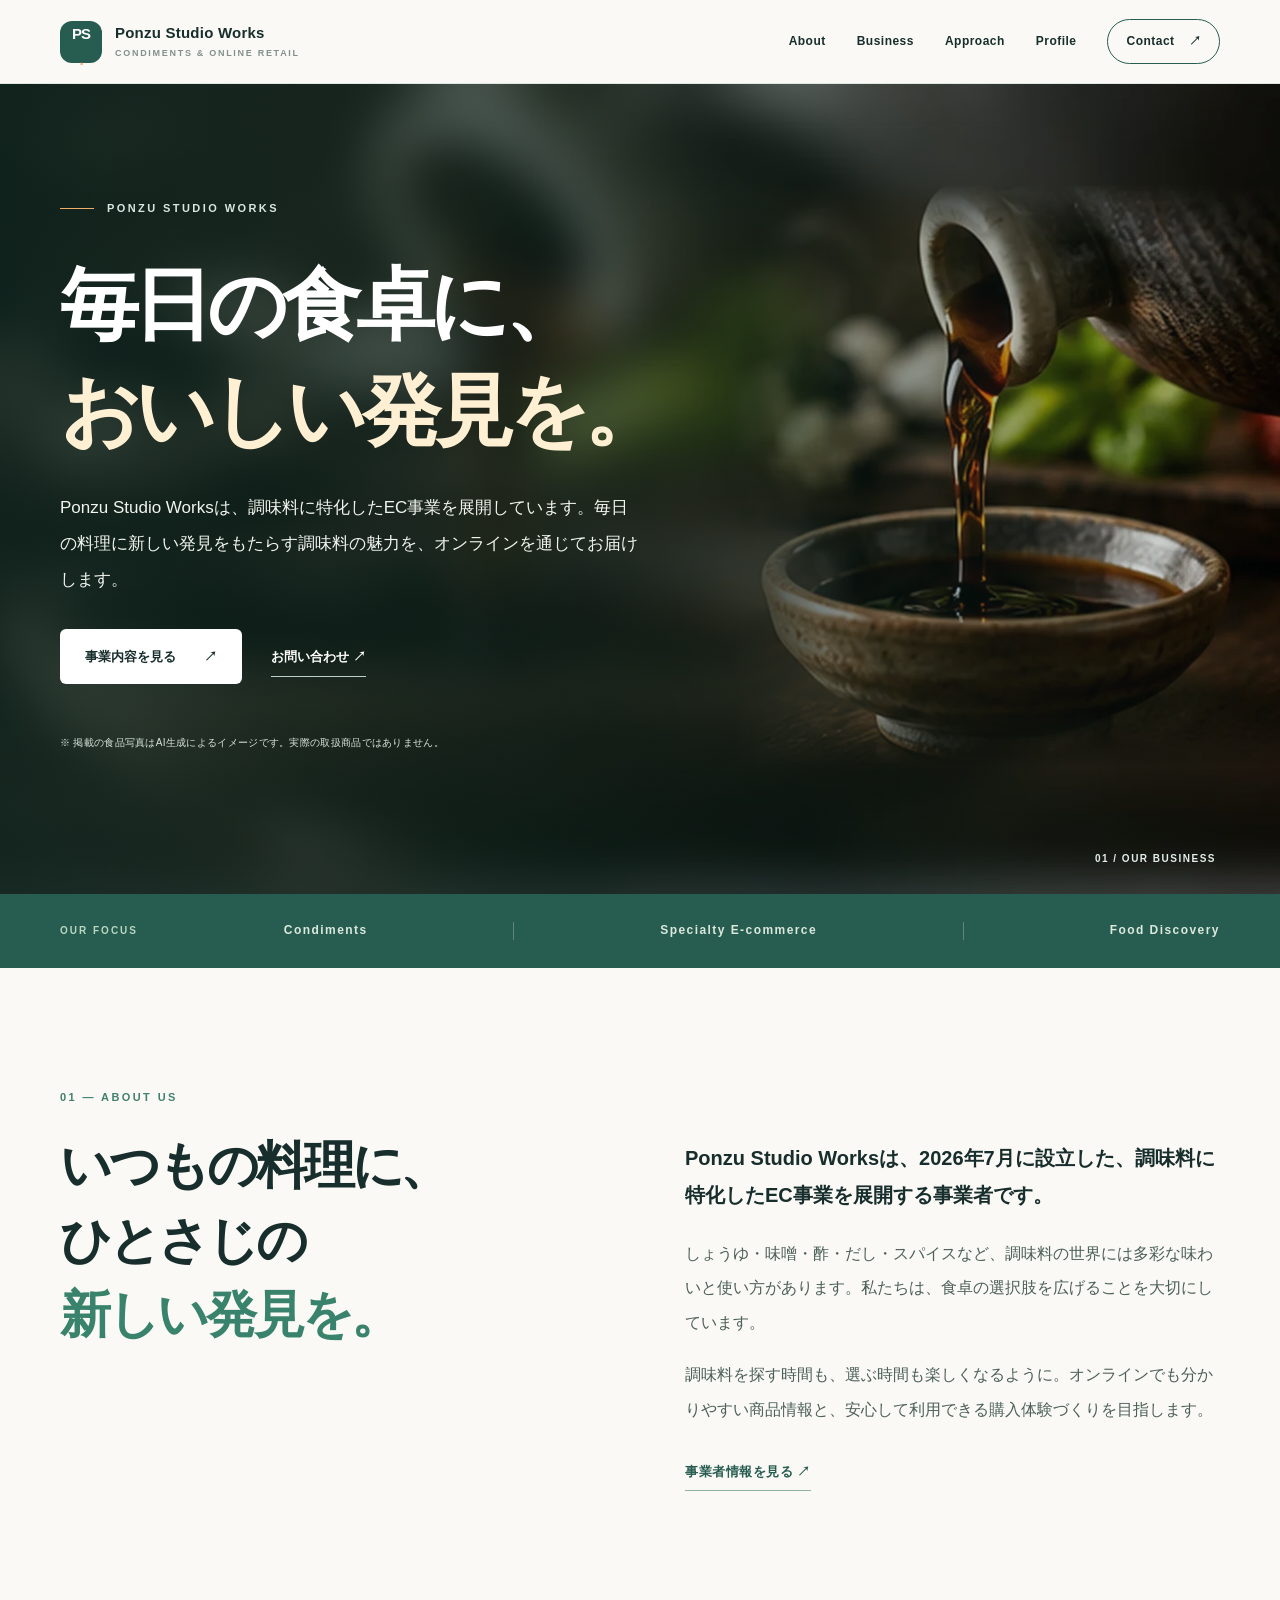
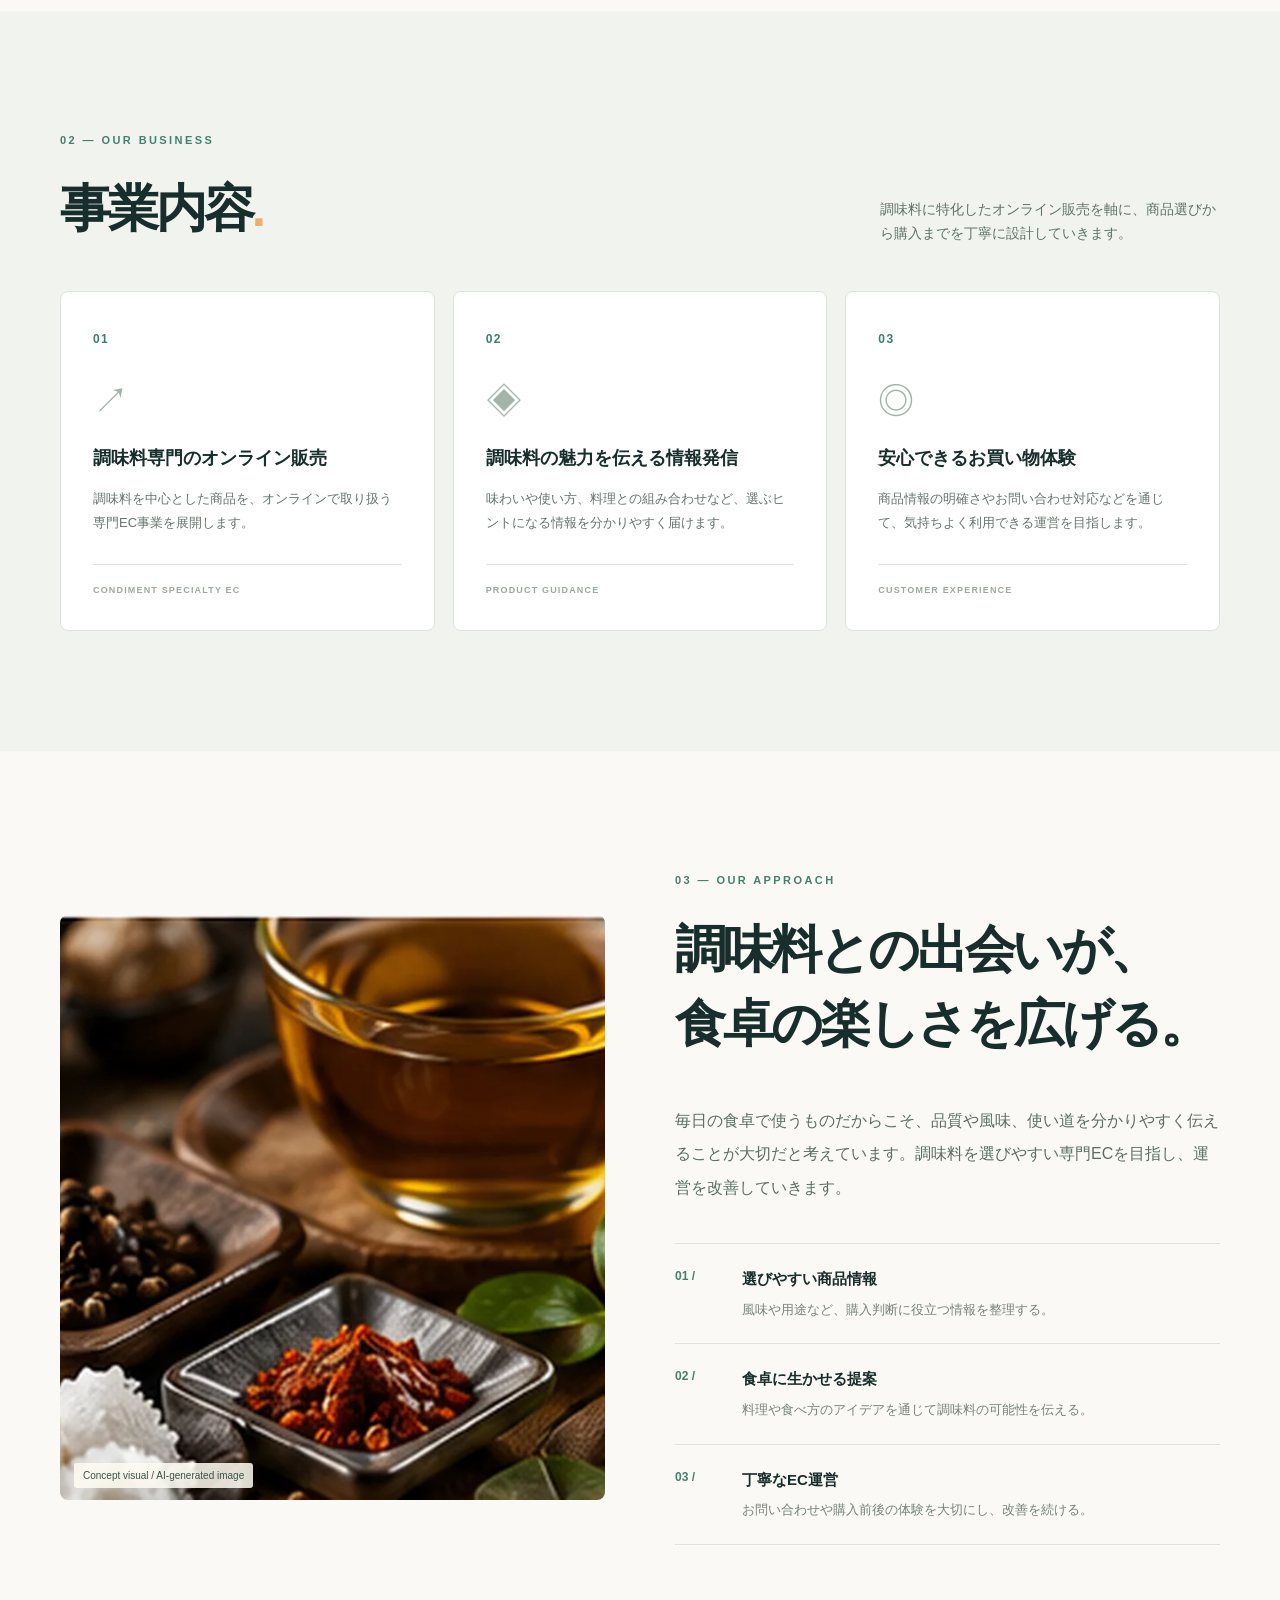
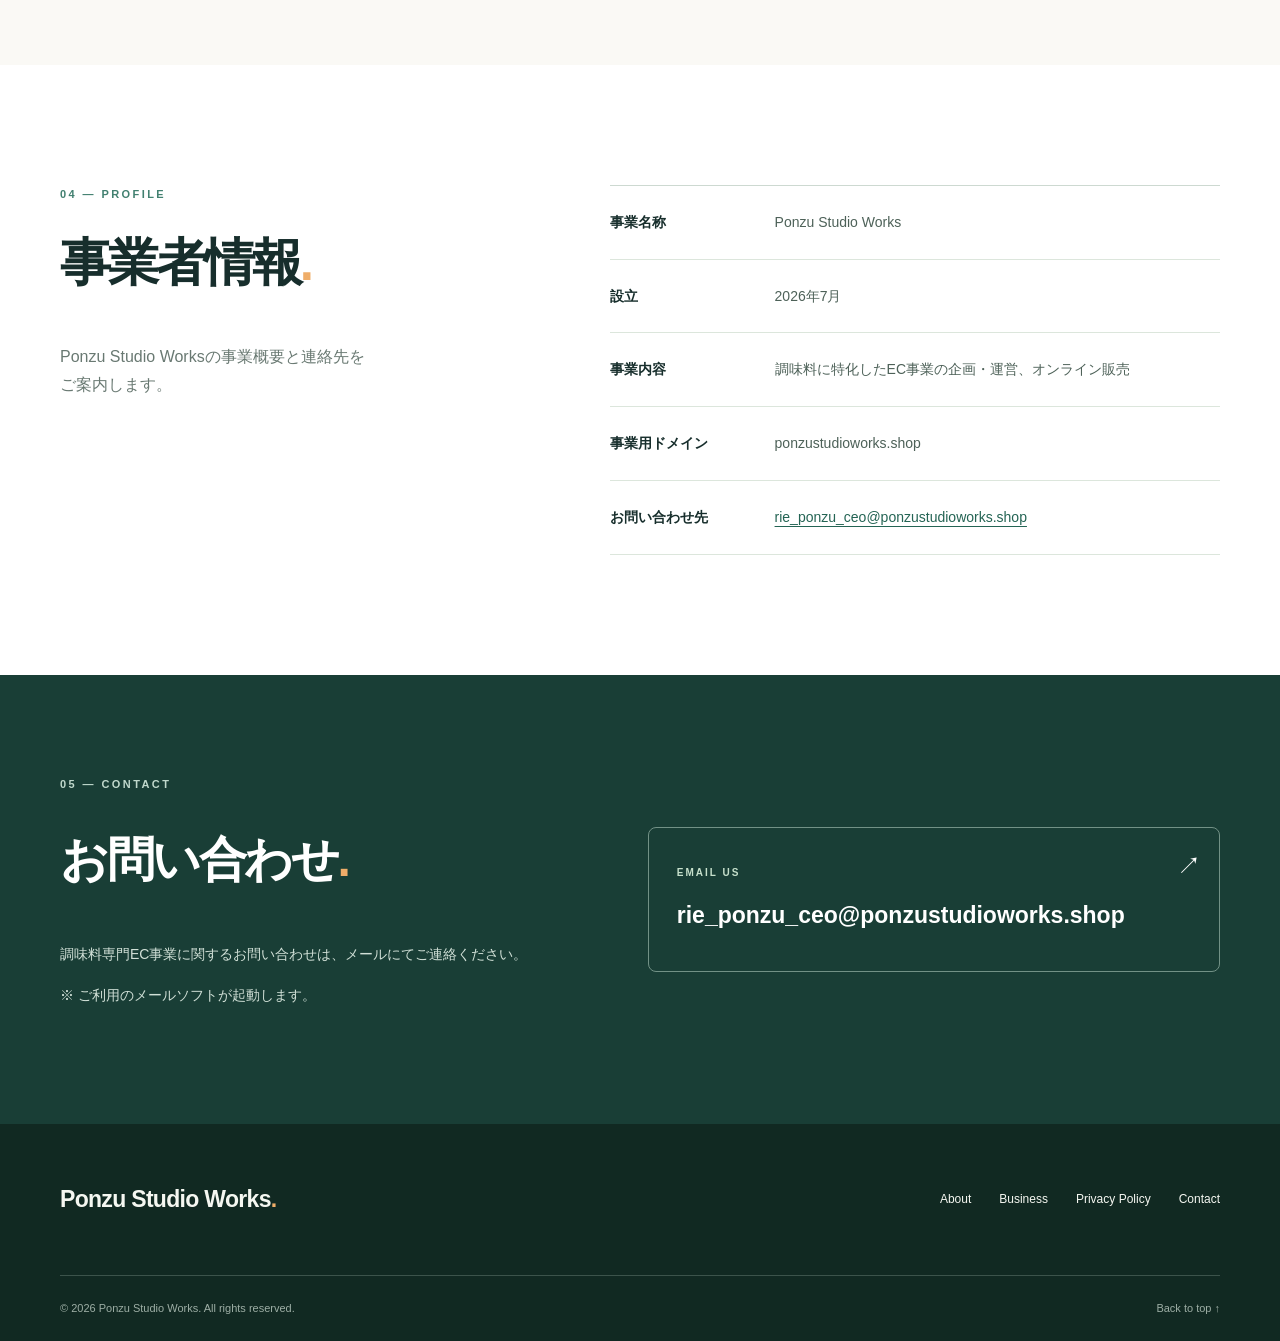
<file: index.html>
<!DOCTYPE html>

<html lang="ja">
<head>
<meta charset="utf-8"/>
<meta content="width=device-width, initial-scale=1" name="viewport"/>
<meta content="#faf9f5" name="theme-color"/>
<meta content="Ponzu Studio Worksは2026年7月設立、調味料に特化したEC事業を展開しています。毎日の食卓に新しい発見とおいしさを届けることを目指しています。" name="description"/>
<meta content="website" property="og:type"/>
<meta content="ja_JP" property="og:locale"/>
<meta content="Ponzu Studio Works | 調味料専門EC事業" property="og:title"/>
<meta content="毎日の食卓に、調味料から新しいおいしさを。調味料専門EC事業を展開。" property="og:description"/>
<meta content="https://ponzustudioworks.shop/" property="og:url"/>
<meta content="https://ponzustudioworks.shop/assets/images/hero.webp" property="og:image"/>
<title>Ponzu Studio Works | 調味料専門EC事業</title>
<link href="https://ponzustudioworks.shop/" rel="canonical"/>
<link href="assets/favicon.svg" rel="icon" type="image/svg+xml"/>
<link href="assets/css/style.css" rel="stylesheet"/>
<script type="application/ld+json">{"@context": "https://schema.org", "@type": "Organization", "name": "Ponzu Studio Works", "url": "https://ponzustudioworks.shop/", "email": "rie_ponzu_ceo@ponzustudioworks.shop", "description": "2026年7月設立。調味料に特化したEC事業の企画・運営、オンライン販売。", "foundingDate": "2026-07"}</script>
</head>
<body>
<a class="skip-link" href="#main">本文へ移動</a>
<header class="site-header" id="top">
<div class="container header-inner">
<a aria-label="Ponzu Studio Works トップページ" class="brand" href="#top">
<span aria-hidden="true" class="brand-icon">PS<span class="brand-dot">.</span></span>
<span class="brand-text"><strong>Ponzu Studio Works</strong><small>CONDIMENTS &amp; ONLINE RETAIL</small></span>
</a>
<button aria-controls="site-nav" aria-expanded="false" aria-label="メニューを開く" class="menu-toggle" type="button">
<span></span><span></span><span></span>
</button>
<nav aria-label="メインメニュー" class="site-nav" id="site-nav">
<a href="#about">About</a>
<a href="#business">Business</a>
<a href="#approach">Approach</a>
<a href="#profile">Profile</a>
<a class="nav-contact" href="#contact">Contact <span aria-hidden="true">↗</span></a>
</nav>
</div>
</header>
<main id="main">
<section aria-labelledby="hero-title" class="hero">
<img alt="EC運営をイメージしたワークスペース" class="hero-image" fetchpriority="high" src="assets/images/hero.webp"/>
<div class="hero-filter"></div>
<div class="container hero-content">
<p class="eyebrow hero-eyebrow"><span class="eyebrow-line"></span> PONZU STUDIO WORKS</p>
<h1 id="hero-title">毎日の食卓に、<br/><span>おいしい発見を。</span></h1>
<p class="hero-copy">Ponzu Studio Worksは、調味料に特化したEC事業を展開しています。毎日の料理に新しい発見をもたらす調味料の魅力を、オンラインを通じてお届けします。</p>
<div class="hero-actions"><a class="button button-light" href="#business">事業内容を見る <span aria-hidden="true">↗</span></a><a class="hero-text-link" href="#contact">お問い合わせ <span aria-hidden="true">↗</span></a></div>
<p class="hero-caption">※ 掲載の食品写真はAI生成によるイメージです。実際の取扱商品ではありません。</p>
</div>
<div aria-hidden="true" class="hero-index">01 / OUR BUSINESS</div>
</section>
<div aria-label="事業の概要" class="trust-strip"><div class="container trust-content"><span>OUR FOCUS</span><strong>Condiments</strong><span class="trust-line"></span><strong>Specialty E-commerce</strong><span class="trust-line"></span><strong>Food Discovery</strong></div></div>
<section class="section" id="about">
<div class="container about-grid">
<div class="section-header"><p class="section-kicker">01 — ABOUT US</p><h2>いつもの料理に、<br/>ひとさじの<br/><em>新しい発見を。</em></h2></div>
<div class="about-body">
<p class="lead">Ponzu Studio Worksは、2026年7月に設立した、調味料に特化したEC事業を展開する事業者です。</p>
<p>しょうゆ・味噌・酢・だし・スパイスなど、調味料の世界には多彩な味わいと使い方があります。私たちは、食卓の選択肢を広げることを大切にしています。</p>
<p>調味料を探す時間も、選ぶ時間も楽しくなるように。オンラインでも分かりやすい商品情報と、安心して利用できる購入体験づくりを目指します。</p>
<a class="text-link" href="#profile">事業者情報を見る <span aria-hidden="true">↗</span></a>
</div>
</div>
</section>
<section class="section section-tinted" id="business">
<div class="container">
<div class="split-heading"><div><p class="section-kicker">02 — OUR BUSINESS</p><h2>事業内容<span class="heading-dot">.</span></h2></div><p>調味料に特化したオンライン販売を軸に、商品選びから購入までを丁寧に設計していきます。</p></div>
<div class="service-grid">
<article class="service-card"><span class="service-num">01</span><div class="service-symbol">↗</div><h3>調味料専門のオンライン販売</h3><p>調味料を中心とした商品を、オンラインで取り扱う専門EC事業を展開します。</p><div class="service-en">CONDIMENT SPECIALTY EC</div></article>
<article class="service-card"><span class="service-num">02</span><div class="service-symbol">◈</div><h3>調味料の魅力を伝える情報発信</h3><p>味わいや使い方、料理との組み合わせなど、選ぶヒントになる情報を分かりやすく届けます。</p><div class="service-en">PRODUCT GUIDANCE</div></article>
<article class="service-card"><span class="service-num">03</span><div class="service-symbol">◎</div><h3>安心できるお買い物体験</h3><p>商品情報の明確さやお問い合わせ対応などを通じて、気持ちよく利用できる運営を目指します。</p><div class="service-en">CUSTOMER EXPERIENCE</div></article>
</div>
</div>
</section>
<section class="section image-section" id="approach">
<div class="container approach-grid">
<div class="approach-photo"><img alt="調味料の魅力をイメージしたAI生成画像" loading="lazy" src="assets/images/operations.webp"/><span class="photo-note">Concept visual / AI-generated image</span></div>
<div class="approach-body"><p class="section-kicker">03 — OUR APPROACH</p><h2>調味料との出会いが、<br/>食卓の楽しさを広げる。</h2><p>毎日の食卓で使うものだからこそ、品質や風味、使い道を分かりやすく伝えることが大切だと考えています。調味料を選びやすい専門ECを目指し、運営を改善していきます。</p>
<div class="principles"><div><span>01 /</span><div><h3>選びやすい商品情報</h3><p>風味や用途など、購入判断に役立つ情報を整理する。</p></div></div><div><span>02 /</span><div><h3>食卓に生かせる提案</h3><p>料理や食べ方のアイデアを通じて調味料の可能性を伝える。</p></div></div><div><span>03 /</span><div><h3>丁寧なEC運営</h3><p>お問い合わせや購入前後の体験を大切にし、改善を続ける。</p></div></div></div>
</div>
</div>
</section>
<section class="section profile-section" id="profile">
<div class="container profile-grid"><div class="section-header"><p class="section-kicker">04 — PROFILE</p><h2>事業者情報<span class="heading-dot">.</span></h2><p>Ponzu Studio Worksの事業概要と連絡先をご案内します。</p></div>
<dl class="profile-table">
<div><dt>事業名称</dt><dd>Ponzu Studio Works</dd></div>
<div><dt>設立</dt><dd>2026年7月</dd></div>
<div><dt>事業内容</dt><dd>調味料に特化したEC事業の企画・運営、オンライン販売</dd></div>
<div><dt>事業用ドメイン</dt><dd>ponzustudioworks.shop</dd></div>
<div><dt>お問い合わせ先</dt><dd><a href="mailto:rie_ponzu_ceo@ponzustudioworks.shop">rie_ponzu_ceo@ponzustudioworks.shop</a></dd></div>
</dl></div>
</section>
<section class="contact-section" id="contact"><div class="container contact-grid">
<div><p class="section-kicker">05 — CONTACT</p><h2>お問い合わせ<span class="heading-dot">.</span></h2><p>調味料専門EC事業に関するお問い合わせは、メールにてご連絡ください。</p><p class="contact-notice">※ ご利用のメールソフトが起動します。</p></div>
<a class="contact-email" href="mailto:rie_ponzu_ceo@ponzustudioworks.shop"><span>EMAIL US</span><strong>rie_ponzu_ceo@<wbr/>ponzustudioworks.shop</strong><span aria-hidden="true" class="contact-arrow">↗</span></a>
</div></section>
</main>
<footer class="site-footer"><div class="container footer-row"><a class="footer-brand" href="#top">Ponzu Studio Works<span>.</span></a><nav aria-label="フッターメニュー"><a href="#about">About</a><a href="#business">Business</a><a href="privacy.html">Privacy Policy</a><a href="#contact">Contact</a></nav></div><div class="container footer-bottom"><p>© <span id="year">2026</span> Ponzu Studio Works. All rights reserved.</p><a href="#top">Back to top ↑</a></div></footer>
<script defer="" src="assets/js/script.js"></script>
</body>
</html>
</file>
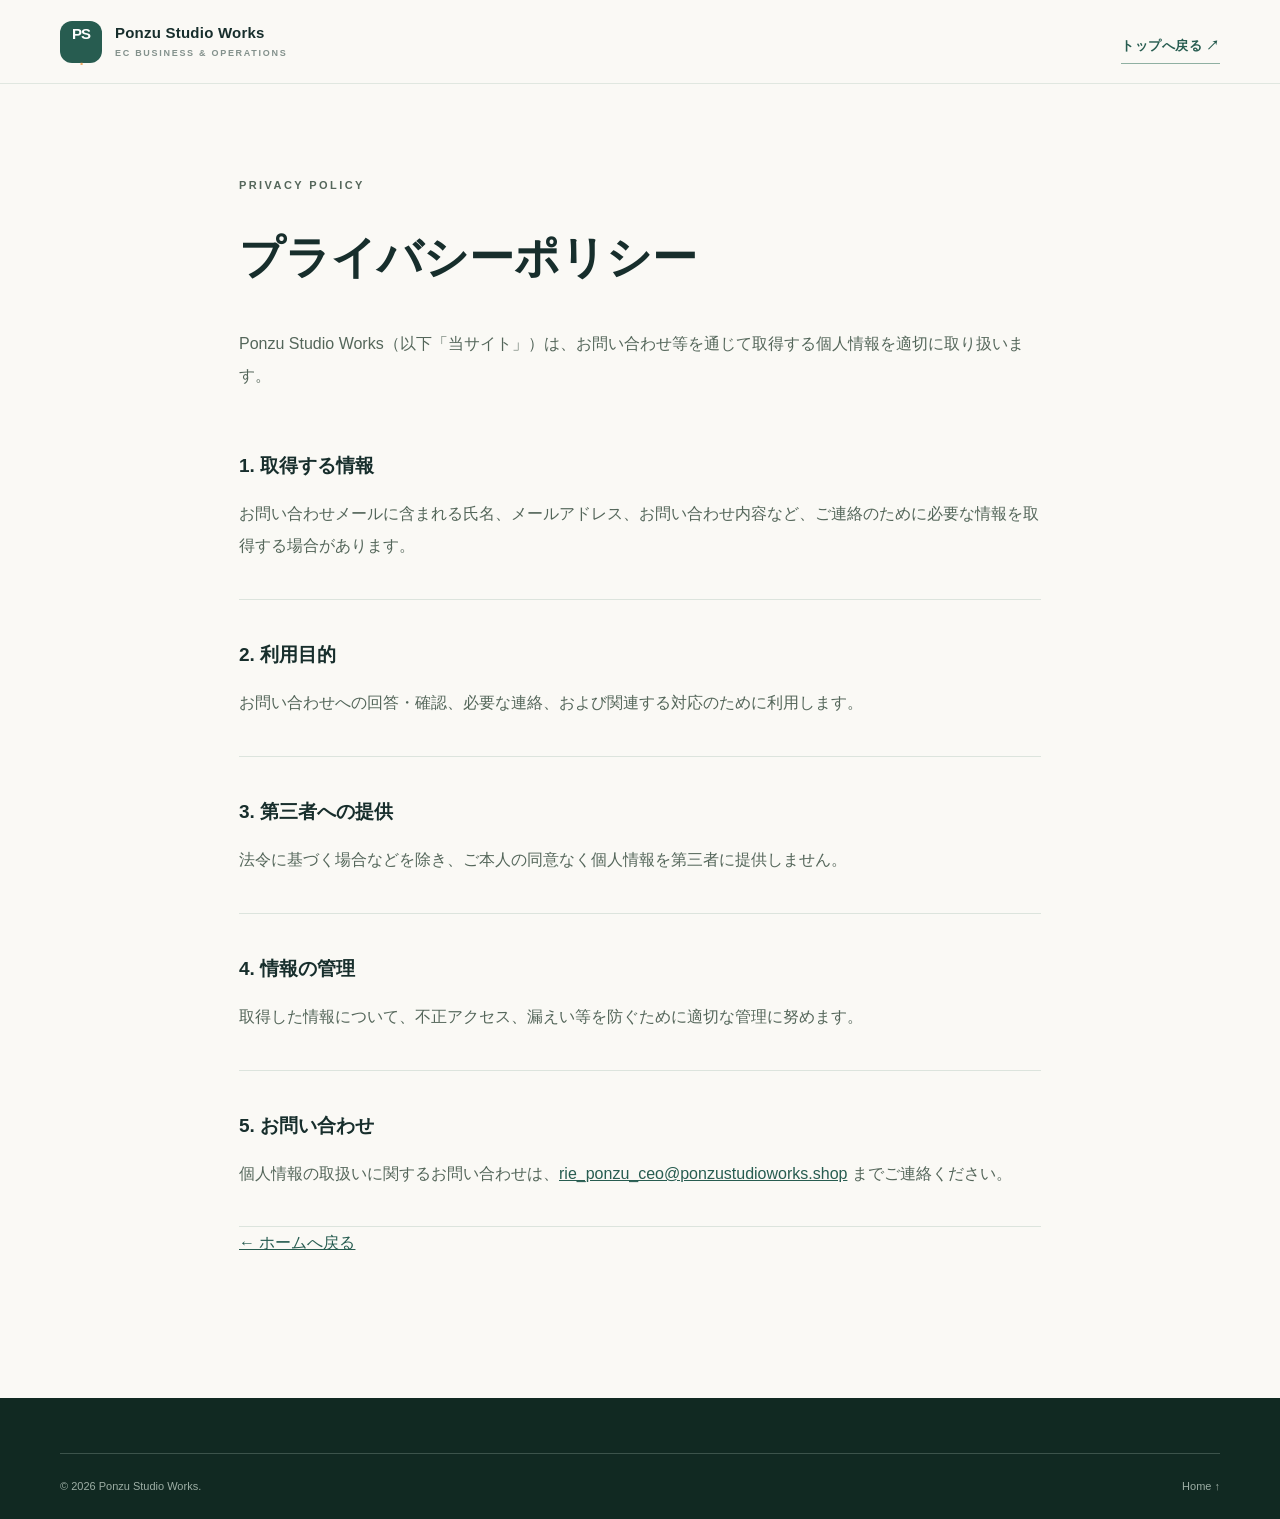
<file: privacy.html>
<!doctype html><html lang="ja"><head><meta charset="utf-8"><meta name="viewport" content="width=device-width,initial-scale=1"><meta name="theme-color" content="#faf9f5"><title>プライバシーポリシー | Ponzu Studio Works</title><meta name="description" content="Ponzu Studio Worksのプライバシーポリシーです。"><link rel="canonical" href="https://ponzustudioworks.shop/privacy.html"><link rel="icon" href="assets/favicon.svg" type="image/svg+xml"><link rel="stylesheet" href="assets/css/style.css"></head><body class="policy-page"><header class="site-header"><div class="container header-inner"><a class="brand" href="index.html"><span class="brand-icon">PS<span class="brand-dot">.</span></span><span class="brand-text"><strong>Ponzu Studio Works</strong><small>EC BUSINESS & OPERATIONS</small></span></a><a class="text-link" href="index.html">トップへ戻る ↗</a></div></header><main class="policy-container"><p class="section-kicker">PRIVACY POLICY</p><h1>プライバシーポリシー</h1><p>Ponzu Studio Works（以下「当サイト」）は、お問い合わせ等を通じて取得する個人情報を適切に取り扱います。</p><section><h2>1. 取得する情報</h2><p>お問い合わせメールに含まれる氏名、メールアドレス、お問い合わせ内容など、ご連絡のために必要な情報を取得する場合があります。</p></section><section><h2>2. 利用目的</h2><p>お問い合わせへの回答・確認、必要な連絡、および関連する対応のために利用します。</p></section><section><h2>3. 第三者への提供</h2><p>法令に基づく場合などを除き、ご本人の同意なく個人情報を第三者に提供しません。</p></section><section><h2>4. 情報の管理</h2><p>取得した情報について、不正アクセス、漏えい等を防ぐために適切な管理に努めます。</p></section><section><h2>5. お問い合わせ</h2><p>個人情報の取扱いに関するお問い合わせは、<a href="mailto:rie_ponzu_ceo@ponzustudioworks.shop">rie_ponzu_ceo@ponzustudioworks.shop</a> までご連絡ください。</p></section><p><a href="index.html">← ホームへ戻る</a></p></main><footer class="site-footer"><div class="container footer-bottom" style="margin-top:0"><p>© 2026 Ponzu Studio Works.</p><a href="index.html">Home ↑</a></div></footer></body></html>
</file>
<file: assets/css/style.css>
:root{--ink:#172e2c;--leaf:#275c50;--pale:#f1f4ee;--cream:#faf9f5;--muted:#667572;--line:#dce4dd;--orange:#efad69;--container:1160px}
*{box-sizing:border-box}html{scroll-behavior:smooth;scroll-padding-top:88px}body{margin:0;color:var(--ink);background:var(--cream);font-family:Inter,-apple-system,BlinkMacSystemFont,"Noto Sans JP","Hiragino Kaku Gothic ProN","Yu Gothic",sans-serif;line-height:1.78;-webkit-font-smoothing:antialiased}a{color:inherit;text-decoration:none}img{max-width:100%;display:block}button{font:inherit}h1,h2,h3,p{margin-top:0}p{margin-bottom:1.15em}.container{width:min(var(--container),calc(100% - 48px));margin-inline:auto}.skip-link{position:absolute;top:-100px;left:16px;background:#fff;padding:8px;z-index:1000}.skip-link:focus{top:12px}
.site-header{height:84px;position:sticky;top:0;z-index:10;background:rgba(250,249,245,.95);backdrop-filter:blur(16px);border-bottom:1px solid rgba(220,228,221,.85)}.header-inner{height:100%;display:flex;align-items:center;justify-content:space-between;gap:32px}.brand{display:flex;align-items:center;gap:13px;min-width:0}.brand-icon{display:grid;place-items:center;width:42px;height:42px;flex:0 0 42px;border-radius:12px;background:var(--leaf);color:#fff;font-weight:900;font-size:15px;letter-spacing:-1px}.brand-dot,.footer-brand span{color:var(--orange)}.brand-text{display:grid;line-height:1.3;gap:5px}.brand-text strong{font-size:15px;letter-spacing:.015em}.brand-text small{font-size:9px;font-weight:800;letter-spacing:.19em;color:#83918c}.site-nav{display:flex;align-items:center;gap:31px;font-size:12px;letter-spacing:.04em;font-weight:700}.site-nav a:hover,.text-link:hover{color:#358773}.site-nav .nav-contact{display:flex;align-items:center;gap:14px;border:1px solid var(--leaf);border-radius:100px;padding:11px 18px}.menu-toggle{display:none;cursor:pointer}
.hero{min-height:690px;min-height:calc(94svh - 84px);position:relative;overflow:hidden;display:flex;align-items:center;color:#fff;background:#19342c}.hero-image,.hero-filter{position:absolute;inset:0;width:100%;height:100%}.hero-image{object-fit:cover;object-position:center 54%}.hero-filter{background:linear-gradient(90deg,rgba(13,35,30,.86) 0%,rgba(15,37,31,.67) 42%,rgba(13,35,30,.08) 100%),linear-gradient(0deg,rgba(9,21,20,.18),transparent 40%)}.hero-content{position:relative;padding-block:115px 130px;z-index:1}.eyebrow,.section-kicker{font-size:11px;font-weight:900;letter-spacing:.22em}.hero-eyebrow{display:flex;align-items:center;gap:13px;margin-bottom:33px;color:#d9e7e2}.eyebrow-line{display:inline-block;width:34px;height:1px;background:var(--orange)}.hero h1{font-size:clamp(42px,6.2vw,84px);font-weight:800;letter-spacing:-.07em;line-height:1.34;margin-bottom:26px}.hero h1 span{color:#fff0d3}.hero-copy{font-size:clamp(14px,1.6vw,17px);max-width:580px;line-height:2.1;color:#f2f5ef}.hero-actions{display:flex;align-items:center;gap:29px;flex-wrap:wrap;margin-top:32px}.button{display:inline-flex;align-items:center;justify-content:center;gap:28px;padding:16px 25px;border-radius:6px;font-weight:800;font-size:13px;transition:transform .2s,background .2s}.button:hover{transform:translateY(-2px)}.button-light{background:#fff;color:var(--ink)}.button-light:hover{background:#f5efe3}.hero-text-link{font-size:13px;font-weight:800;border-bottom:1px solid #b9d1c6;padding:8px 0}.hero-caption{font-size:10px;color:#d8e5dd;margin-top:50px;letter-spacing:.03em}.hero-index{position:absolute;z-index:1;bottom:26px;right:5%;letter-spacing:.15em;color:#e4eee8;font-size:10px;font-weight:800}
.trust-strip{background:var(--leaf);color:#dbe8dc}.trust-content{display:flex;align-items:center;justify-content:space-between;gap:26px;flex-wrap:wrap;min-height:74px}.trust-content span:first-child{letter-spacing:.2em;font-size:10px;font-weight:900;color:#b8d7bf}.trust-content strong{font-size:12px;font-weight:700;letter-spacing:.12em}.trust-line{height:18px;width:1px;background:#658478;display:block}
.section{padding-block:120px}.section-kicker{color:#428070;margin-bottom:22px}.section h2{font-size:clamp(31px,4vw,53px);letter-spacing:-.06em;line-height:1.45;font-weight:800}.section h2 em{font-style:normal;color:#39836d}.about-grid{display:grid;grid-template-columns:1fr 1fr;gap:90px}.about-body{padding-top:52px;color:#4d6058}.about-body .lead{font-size:20px;line-height:1.85;color:var(--ink);font-weight:700}.about-body p{line-height:2.15}.text-link{display:inline-block;color:var(--leaf);font-weight:800;font-size:13px;letter-spacing:.04em;border-bottom:1px solid #8fb0a2;padding-bottom:6px;margin-top:15px}.heading-dot{color:var(--orange)}
.section-tinted{background:var(--pale)}.split-heading{display:flex;justify-content:space-between;gap:50px;align-items:end;margin-bottom:45px}.split-heading h2{margin:0}.split-heading>p{max-width:340px;color:#5f716b;font-size:14px;margin:0}.service-grid{display:grid;grid-template-columns:repeat(3,minmax(0,1fr));gap:18px}.service-card{background:#fff;border:1px solid var(--line);padding:32px;min-height:320px;position:relative;border-radius:8px;transition:transform .2s,box-shadow .2s}.service-card:hover{transform:translateY(-4px);box-shadow:0 12px 28px #133f2e12}.service-num{font-size:12px;font-weight:800;color:#39816f;letter-spacing:.12em}.service-symbol{margin-top:30px;margin-bottom:25px;font-size:36px;color:#a1b6a8;font-weight:300;line-height:1}.service-card h3{font-size:18px;line-height:1.6;margin-bottom:14px}.service-card p{color:#66756d;font-size:13px;line-height:1.9}.service-en{border-top:1px solid var(--line);padding-top:17px;margin-top:28px;font-size:9px;color:#9baa9e;letter-spacing:.13em;font-weight:800}
.approach-grid{display:grid;grid-template-columns:1fr 1fr;gap:70px;align-items:center}.approach-photo{position:relative}.approach-photo img{width:100%;height:585px;object-fit:cover;object-position:center;border-radius:8px}.photo-note{position:absolute;bottom:12px;left:14px;background:#fffdf1d9;padding:4px 9px;border-radius:3px;font-size:10px;color:#365249}.approach-body>p:not(.section-kicker){color:#5c6e65;line-height:2.1}.principles{margin-top:39px;border-top:1px solid var(--line)}.principles>div{display:grid;grid-template-columns:55px 1fr;gap:12px;padding:22px 0;border-bottom:1px solid var(--line)}.principles span{font-size:12px;color:#44816d;font-weight:800}.principles h3{font-size:15px;margin:0 0 5px}.principles p{font-size:13px;color:#77837d;margin:0;line-height:1.8}
.profile-section{background:#fff}.profile-grid{display:grid;grid-template-columns:1fr 1.3fr;gap:80px}.profile-grid .section-header p:not(.section-kicker){color:#697972;max-width:310px}.profile-table{margin:0;border-top:1px solid #cdd9d1}.profile-table>div{display:grid;grid-template-columns:155px 1fr;gap:10px;padding:24px 0;border-bottom:1px solid #dce6dc;font-size:14px}.profile-table dt{font-weight:800}.profile-table dd{margin:0;color:#4d6158;overflow-wrap:anywhere}.profile-table a{text-decoration:underline;text-underline-offset:4px;color:#246454}
.contact-section{background:#193e36;color:#fff;padding:100px 0}.contact-grid{display:grid;grid-template-columns:.95fr 1.05fr;gap:70px;align-items:center}.contact-grid .section-kicker{color:#c0d8cc}.contact-grid h2{font-size:clamp(30px,4vw,48px);letter-spacing:-.05em}.contact-grid p:not(.section-kicker){color:#d1e0d7;font-size:14px}.contact-grid .contact-notice{font-size:11px;color:#a7c0b3}.contact-email{border:1px solid #729186;border-radius:8px;min-width:0;position:relative;padding:36px 28px;display:flex;flex-direction:column;gap:15px;transition:background .2s}.contact-email:hover{background:#285346}.contact-email>span:first-child{font-size:10px;letter-spacing:.2em;color:#c7e0cc;font-weight:800}.contact-email strong{font-size:clamp(14px,1.9vw,23px);line-height:1.65;overflow-wrap:anywhere}.contact-arrow{position:absolute;right:18px;top:17px;font-size:24px}
.site-footer{background:#112922;color:#f5f7f1;padding-top:55px}.footer-row,.footer-bottom{display:flex;align-items:center;justify-content:space-between;gap:30px}.footer-brand{font-weight:900;font-size:23px;letter-spacing:-.03em}.footer-row nav{display:flex;gap:28px;flex-wrap:wrap;font-size:12px}.footer-bottom{border-top:1px solid #3c534b;margin-top:55px;padding-block:23px;color:#9daea5;font-size:11px}.footer-bottom p{margin:0}.footer-row a:hover,.footer-bottom a:hover{color:#f1ba82}
.policy-page{background:var(--cream)}.policy-container{max-width:850px;margin-inline:auto;padding:90px 24px 120px}.policy-container h1{font-size:clamp(30px,4vw,45px)}.policy-container section{padding:18px 0;border-bottom:1px solid var(--line)}.policy-container section h2{font-size:19px;margin-top:20px}.policy-container p,.policy-container li{color:#54665a;line-height:2}.policy-container a{color:var(--leaf);text-decoration:underline;overflow-wrap:anywhere}
@media(max-width:920px){.site-nav{gap:15px}.about-grid,.approach-grid,.profile-grid{gap:48px}.contact-grid{gap:30px}.section{padding-block:90px}}
@media(max-width:740px){.container{width:calc(100% - 36px)}.site-header{height:68px}.brand-icon{width:38px;height:38px;flex-basis:38px}.brand-text strong{font-size:13px}.brand-text small{font-size:8px}.menu-toggle{display:grid;place-content:center;gap:5px;width:44px;height:44px;background:transparent;border:1px solid var(--line);border-radius:8px;flex-shrink:0}.menu-toggle span{width:21px;height:2px;background:var(--ink);display:block}.site-nav{display:none;position:absolute;top:67px;left:0;right:0;background:#fff;box-shadow:0 12px 25px #142d1d1f;padding:18px;flex-direction:column;align-items:stretch;gap:0}.site-nav.open{display:flex}.site-nav a{padding:14px 6px;border-bottom:1px solid var(--line)}.site-nav .nav-contact{border-radius:7px;padding:13px;margin-top:10px;justify-content:center;background:#eff5ef}.hero{min-height:640px;min-height:calc(90svh - 68px)}.hero-image{object-position:67% center}.hero-filter{background:linear-gradient(90deg,rgba(13,35,30,.88),rgba(13,35,30,.57) 80%),linear-gradient(0deg,rgba(13,35,30,.3),transparent)}.hero-content{padding-block:92px 90px}.hero h1{font-size:clamp(37px,8vw,56px)}.hero-copy{line-height:1.95;font-size:14px}.hero-caption{margin-top:34px}.trust-content{justify-content:flex-start;gap:13px;padding-block:19px}.trust-content span:first-child{width:100%}.trust-line{height:12px}.trust-content strong{font-size:10px}.section{padding-block:75px}.about-grid,.approach-grid,.profile-grid,.contact-grid{grid-template-columns:1fr;gap:24px}.about-body{padding:0}.about-body .lead{font-size:18px}.split-heading{display:block}.split-heading>p{margin-top:20px}.service-grid{grid-template-columns:1fr}.service-card{min-height:0}.service-symbol{margin-top:18px}.approach-photo img{height:350px}.approach-body{margin-top:20px}.profile-table>div{grid-template-columns:120px 1fr;padding:20px 0;font-size:13px}.contact-section{padding-block:70px}.contact-email{padding:25px 17px}.footer-row,.footer-bottom{align-items:flex-start;flex-direction:column}.footer-row nav{gap:14px 22px}.footer-bottom{margin-top:35px}}
@media(prefers-reduced-motion:reduce){html{scroll-behavior:auto}*,*::before,*::after{transition:none!important;animation:none!important}}
</file>
